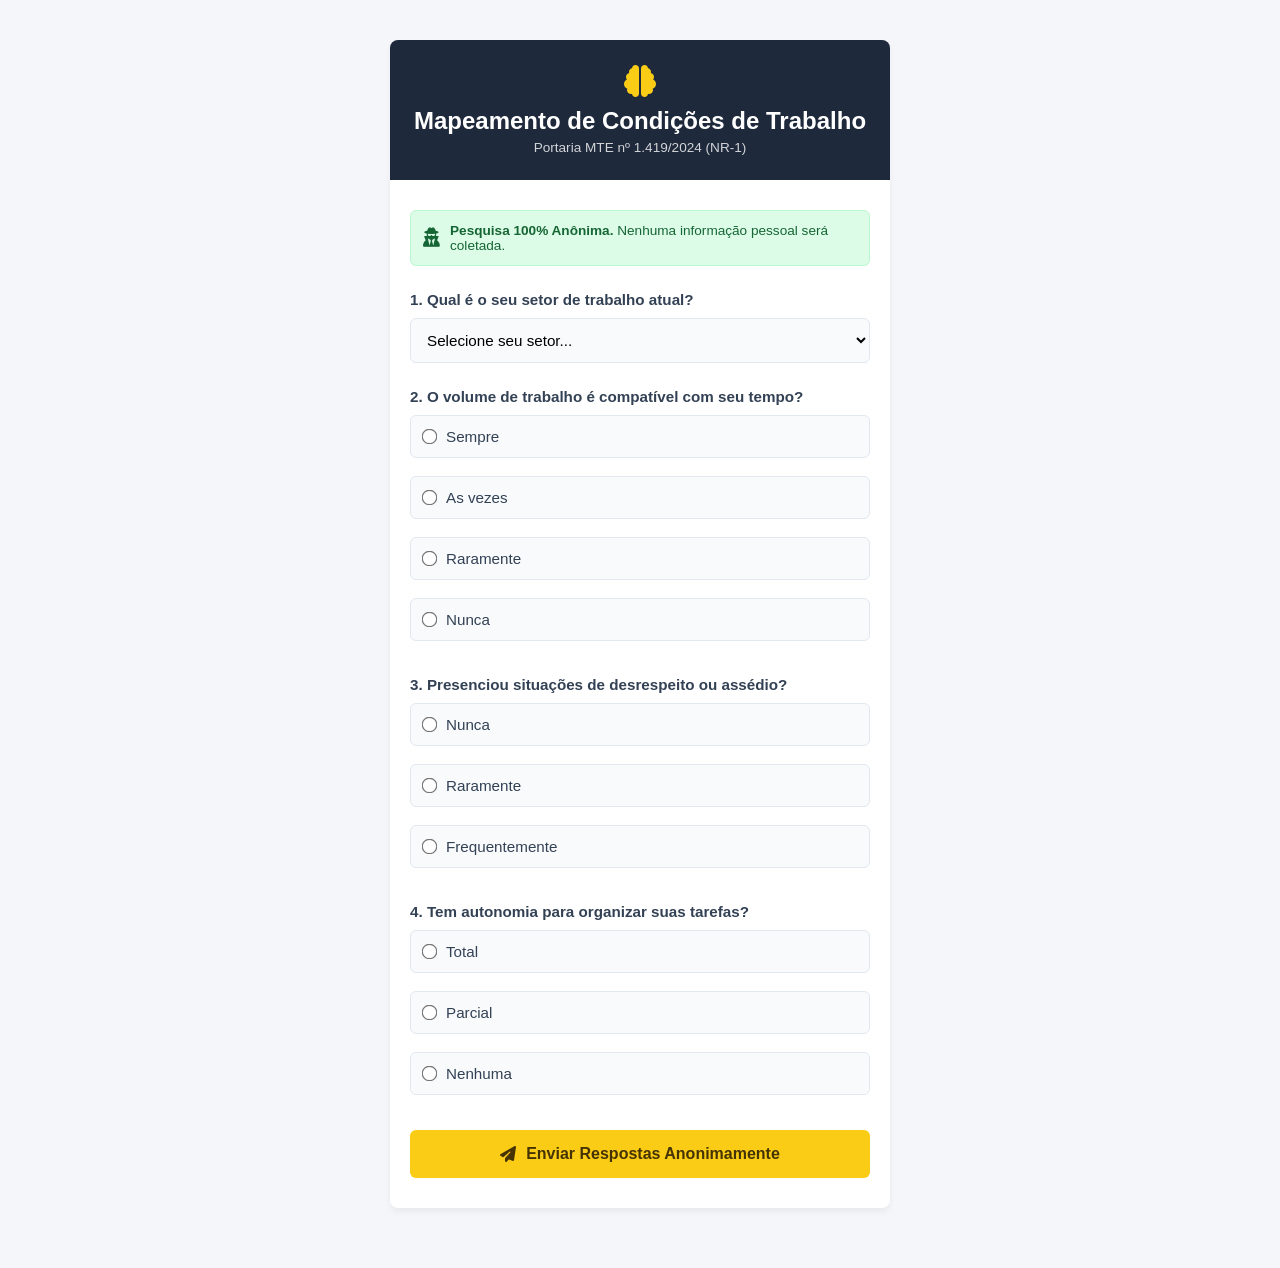
<file: avaliacao.html>
<!DOCTYPE html>
<html lang="pt-BR">
<head>
    <meta charset="UTF-8">
    <meta name="viewport" content="width=device-width, initial-scale=1.0">
    <title>Pesquisa de Clima e Condições de Trabalho</title>
    <link href="https://cdnjs.cloudflare.com/ajax/libs/font-awesome/6.4.0/css/all.min.css" rel="stylesheet">
    <style>
        /* MANTENHA O MESMO CSS DA SUA AVALIAÇÃO AQUI DENTRO */
        :root { --bg-color: #f4f6f9; --text-main: #334155; --text-light: #64748b; --white: #ffffff; --border: #e2e8f0; --btn-yellow: #facc15; --btn-yellow-hover: #eab308; --sidebar-bg: #1e293b; }
        * { margin: 0; padding: 0; box-sizing: border-box; font-family: 'Segoe UI', Tahoma, sans-serif; }
        body { background-color: var(--bg-color); color: var(--text-main); display: flex; justify-content: center; padding: 20px; }
        .survey-container { background-color: var(--white); width: 100%; max-width: 500px; border-radius: 8px; box-shadow: 0 4px 6px rgba(0,0,0,0.05); overflow: hidden; margin-top: 20px; margin-bottom: 40px; }
        .survey-header { background-color: var(--sidebar-bg); color: var(--white); padding: 25px 20px; text-align: center; }
        .survey-header i { color: var(--btn-yellow); font-size: 2rem; margin-bottom: 10px; }
        .survey-body { padding: 30px 20px; }
        .alert-anonymous { background-color: #dcfce7; color: #166534; padding: 12px; border-radius: 6px; font-size: 0.85rem; display: flex; align-items: center; gap: 10px; margin-bottom: 25px; border: 1px solid #bbf7d0; }
        .form-group { margin-bottom: 25px; }
        .form-group label { display: block; margin-bottom: 10px; font-weight: 600; font-size: 0.95rem; }
        select, .radio-group label { width: 100%; padding: 12px; border: 1px solid var(--border); border-radius: 6px; font-size: 0.95rem; background-color: #f8fafc; }
        select:focus { outline: none; border-color: var(--sidebar-bg); }
        .radio-group { display: flex; flex-direction: column; gap: 8px; }
        .radio-group label { display: flex; align-items: center; gap: 10px; cursor: pointer; transition: 0.2s; font-weight: normal; }
        .radio-group label:hover { background-color: #f1f5f9; }
        .radio-group input[type="radio"] { transform: scale(1.2); accent-color: var(--sidebar-bg); }
        .btn-submit { background-color: var(--btn-yellow); color: #453303; border: none; width: 100%; padding: 15px; font-size: 1rem; font-weight: bold; border-radius: 6px; cursor: pointer; display: flex; align-items: center; justify-content: center; gap: 10px; transition: 0.2s; margin-top: 10px; }
        .btn-submit:hover { background-color: var(--btn-yellow-hover); }
        #success-screen { display: none; text-align: center; padding: 40px 20px; }
        #success-screen i { font-size: 4rem; color: #16a34a; margin-bottom: 20px; }
    </style>
</head>
<body>

    <div class="survey-container">
        <div class="survey-header" id="header-box">
            <i class="fa-solid fa-brain"></i>
            <h2>Mapeamento de Condições de Trabalho</h2>
            <p style="font-size: 0.85rem; opacity: 0.8; margin-top: 5px;">Portaria MTE nº 1.419/2024 (NR-1)</p>
        </div>

        <div class="survey-body" id="form-screen">
            <div class="alert-anonymous">
                <i class="fa-solid fa-user-secret" style="font-size: 1.2rem;"></i>
                <span><strong>Pesquisa 100% Anônima.</strong> Nenhuma informação pessoal será coletada.</span>
            </div>

            <form id="surveyForm" onsubmit="enviarPesquisa(event)">
                
                <div class="form-group">
                    <label>1. Qual é o seu setor de trabalho atual?</label>
                    <select id="setor" name="setor" required>
                        <option value="" disabled selected>Selecione seu setor...</option>
                        </select>
                </div>

                <div id="perguntas-dinamicas"></div>

                <button type="submit" class="btn-submit">
                    <i class="fa-solid fa-paper-plane"></i> Enviar Respostas Anonimamente
                </button>
            </form>
        </div>

        <div id="success-screen">
            <i class="fa-solid fa-circle-check"></i>
            <h2 style="margin-bottom: 10px;">Respostas Enviadas!</h2>
            <p style="color: var(--text-light); font-size: 0.95rem;">Obrigado! Suas respostas ajudarão a melhorar as condições de trabalho.</p>
        </div>
    </div>

    
       


    <script>
        document.addEventListener('DOMContentLoaded', () => {
            // 1. Carrega Setores
            const setores = getSetoresConfig();
            const selectSetor = document.getElementById('setor');
            setores.forEach(s => {
                const opt = document.createElement('option');
                opt.value = s; opt.innerText = s;
                selectSetor.appendChild(opt);
            });

            // 2. Carrega Perguntas
            const perguntas = getPerguntasConfig();
            const containerPerguntas = document.getElementById('perguntas-dinamicas');
            
            // Localize este bloco dentro do DOMContentLoaded da avaliacao.html
           perguntas.forEach((p, index) => {
               const numero = index + 2;
    
               // CORREÇÃO: Usar opcao.texto em vez de apenas opcao
               const radiosHtml = p.opcoes.map(opcao => `
                   <label>
                       <input type="radio" name="${p.id}" value="${opcao.texto}" required> 
                       ${opcao.texto}
                   </label>
               `).join('');

             containerPerguntas.innerHTML += `
                   <div class="form-group">
                <label>${numero}. ${p.texto}</label>
                <div class="radio-group">${radiosHtml}</div>
                   </div>
               `;
           });
        });

        function enviarPesquisa(event) {
            event.preventDefault(); 

            const urlParams = new URLSearchParams(window.location.search);
            const avaliacaoId = urlParams.get('id');

            if (!avaliacaoId) return alert("Erro: O link desta pesquisa é inválido ou está quebrado.");

            // Coleta os dados dinâmicos do formulário usando FormData
            const formElement = document.getElementById('surveyForm');
            const formData = new FormData(formElement);
            
            let respostasDinamicas = {};
            let setorEscolhido = "";

            for (let [name, value] of formData.entries()) {
                if (name === 'setor') {
                    setorEscolhido = value;
                } else {
                    respostasDinamicas[name] = value;
                }
            }

            const novaResposta = {
                id: Date.now(),
                avaliacaoId: avaliacaoId,
                dataHora: new Date().toLocaleString('pt-BR'),
                setor: setorEscolhido,
                respostas: respostasDinamicas
            };

            let bancoRespostas = getRespostas();
            bancoRespostas.push(novaResposta);
            salvarRespostas(bancoRespostas);
            
            document.getElementById('form-screen').style.display = 'none';
            document.getElementById('header-box').style.display = 'none';
            document.getElementById('success-screen').style.display = 'block';
            window.scrollTo(0, 0);
        }
    </script>


<script src="js-cerebro.js"></script>
</body>
</html>
</file>
